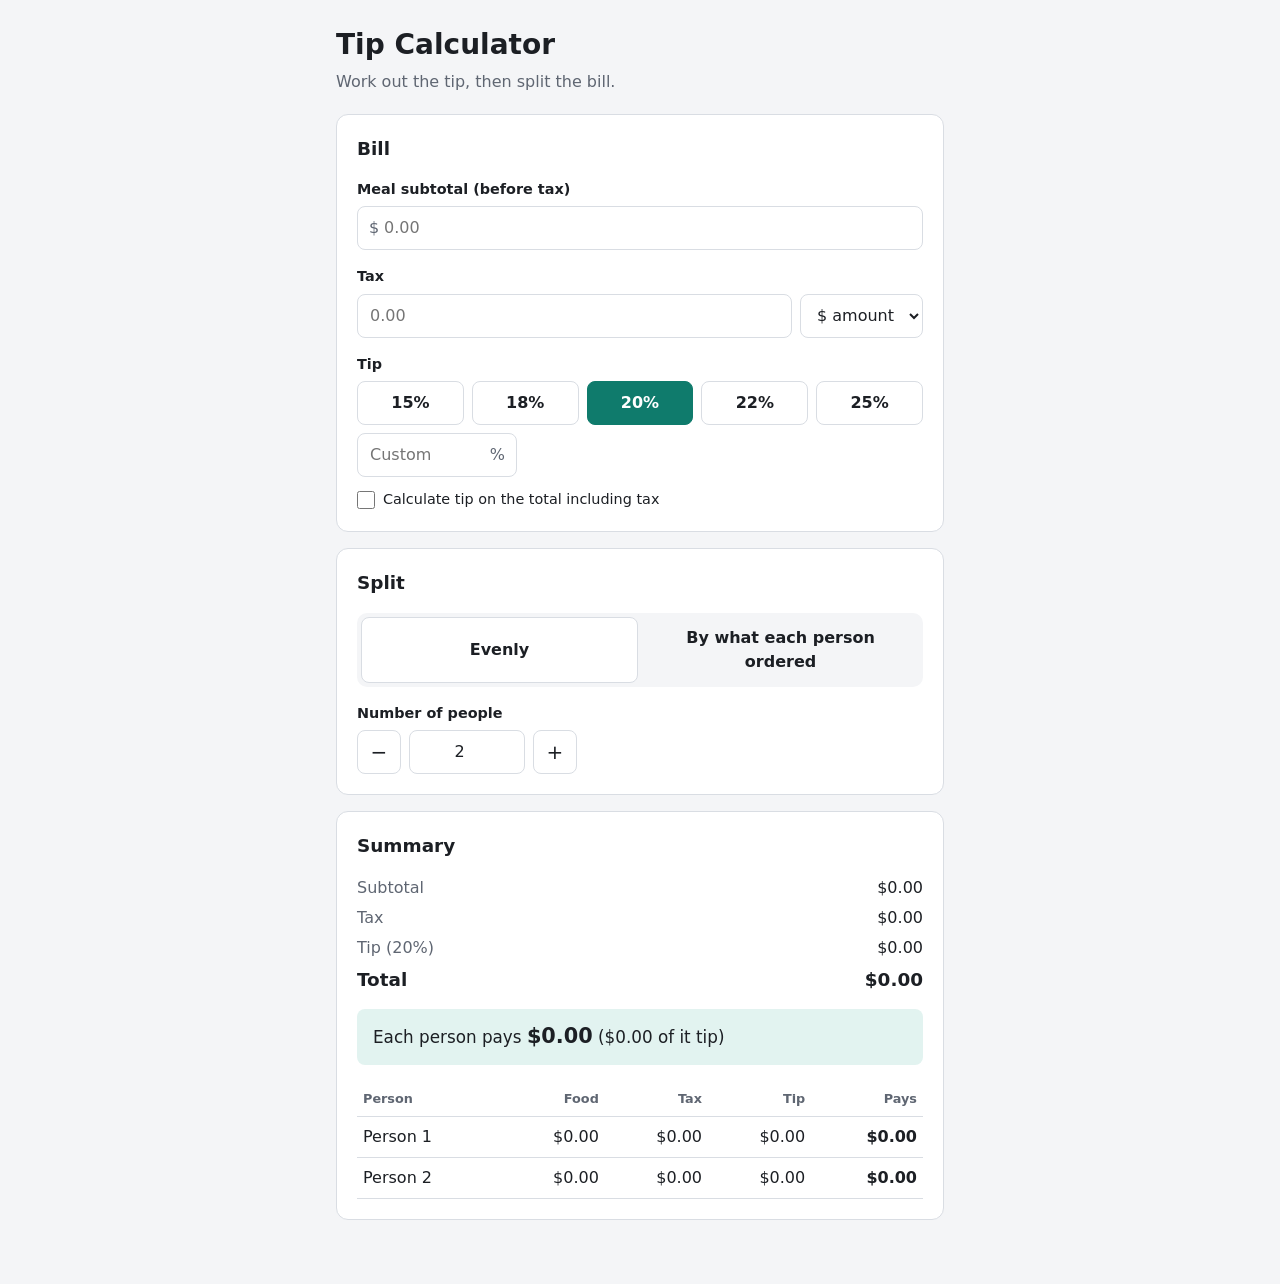
<file: index.html>
<!doctype html>
<html lang="en">
<head>
<meta charset="utf-8">
<meta name="viewport" content="width=device-width, initial-scale=1">
<title>Tip Calculator</title>
<link rel="stylesheet" href="styles.css">
</head>
<body>
<main class="app">
  <header class="app-header">
    <h1>Tip Calculator</h1>
    <p class="subtitle">Work out the tip, then split the bill.</p>
  </header>

  <section class="card" aria-labelledby="bill-heading">
    <h2 id="bill-heading">Bill</h2>

    <div class="field" id="subtotal-field">
      <label for="subtotal">Meal subtotal (before tax)</label>
      <div class="affix-input">
        <span class="affix">$</span>
        <input id="subtotal" type="number" inputmode="decimal" min="0" step="0.01" placeholder="0.00">
      </div>
    </div>

    <div class="field">
      <label for="tax">Tax</label>
      <div class="input-row">
        <input id="tax" type="number" inputmode="decimal" min="0" step="0.01" placeholder="0.00">
        <select id="tax-mode" aria-label="Tax unit">
          <option value="amount">$ amount</option>
          <option value="percent">% rate</option>
        </select>
      </div>
    </div>

    <div class="field">
      <span class="label" id="tip-label">Tip</span>
      <div class="tip-presets" role="group" aria-labelledby="tip-label">
        <button type="button" data-tip="15">15%</button>
        <button type="button" data-tip="18">18%</button>
        <button type="button" data-tip="20">20%</button>
        <button type="button" data-tip="22">22%</button>
        <button type="button" data-tip="25">25%</button>
      </div>
      <div class="affix-input custom-tip">
        <input id="tip-custom" type="number" inputmode="decimal" min="0" step="0.5" placeholder="Custom" aria-label="Custom tip percent">
        <span class="affix">%</span>
      </div>
      <label class="check">
        <input id="tip-on-tax" type="checkbox">
        Calculate tip on the total including tax
      </label>
    </div>
  </section>

  <section class="card" aria-labelledby="split-heading">
    <h2 id="split-heading">Split</h2>

    <div class="segmented" role="group" aria-label="How to split">
      <button type="button" data-mode="even" aria-pressed="true">Evenly</button>
      <button type="button" data-mode="items" aria-pressed="false">By what each person ordered</button>
    </div>

    <div id="even-panel">
      <label for="people-count">Number of people</label>
      <div class="stepper">
        <button type="button" id="people-dec" aria-label="Fewer people">&minus;</button>
        <input id="people-count" type="number" inputmode="numeric" min="1" max="50" value="2">
        <button type="button" id="people-inc" aria-label="More people">+</button>
      </div>
    </div>

    <div id="items-panel" hidden>
      <h3>People</h3>
      <ul class="row-list" id="people-list"></ul>
      <button type="button" class="add-btn" id="add-person">+ Add person</button>

      <h3>Items</h3>
      <p class="hint">Tap the names of everyone who shared each item. If you don't pick anyone, the item is split among everyone.</p>
      <ul class="row-list" id="item-list"></ul>
      <button type="button" class="add-btn" id="add-item">+ Add item</button>
    </div>
  </section>

  <section class="card results" aria-labelledby="summary-heading" aria-live="polite">
    <h2 id="summary-heading">Summary</h2>
    <dl class="totals" id="totals"></dl>
    <p class="headline" id="headline"></p>
    <div class="table-wrap">
      <table class="breakdown" id="breakdown">
        <thead>
          <tr><th scope="col">Person</th><th scope="col">Food</th><th scope="col">Tax</th><th scope="col">Tip</th><th scope="col">Pays</th></tr>
        </thead>
        <tbody></tbody>
      </table>
    </div>
  </section>
</main>
<script src="calc.js"></script>
<script src="app.js"></script>
</body>
</html>
</file>
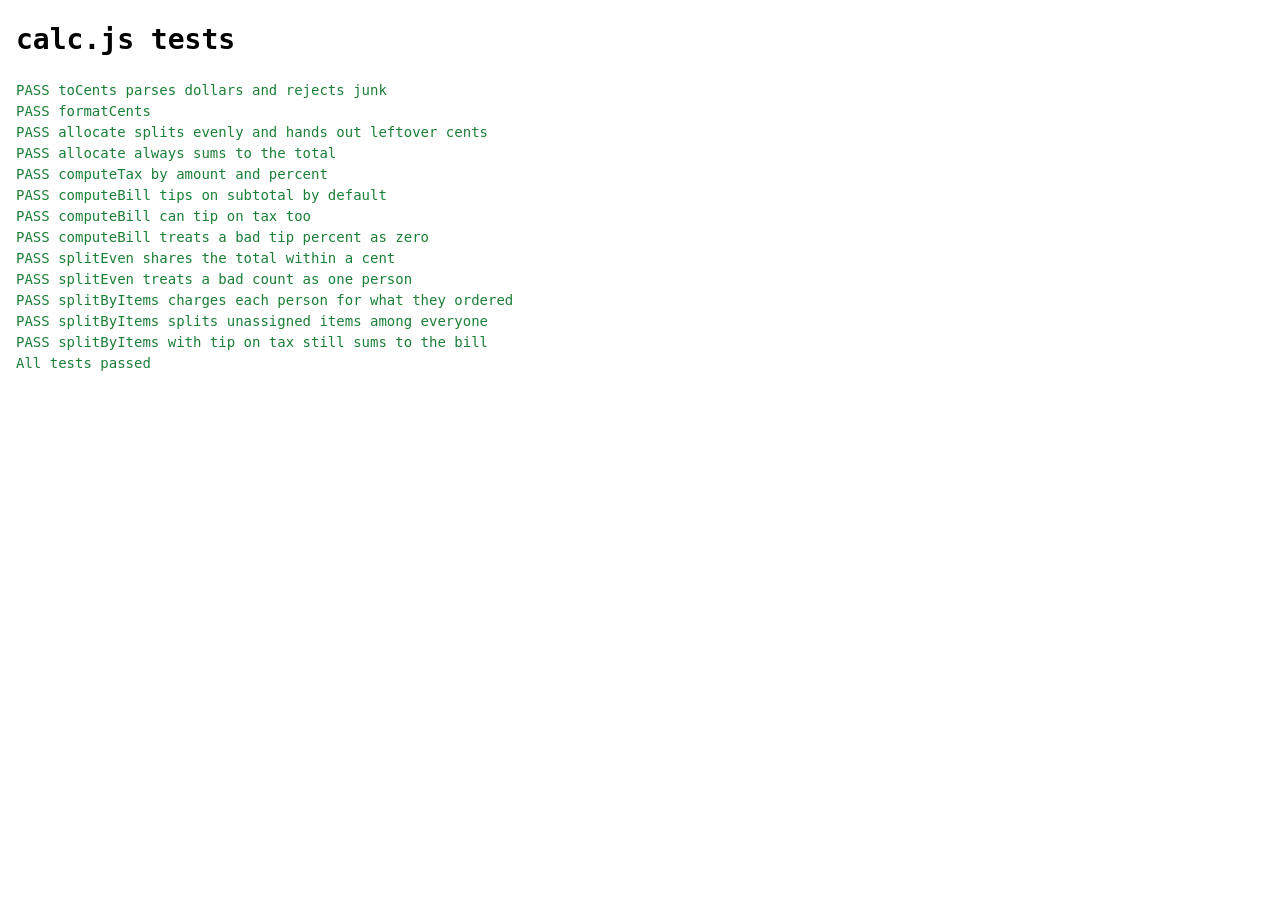
<file: tests.html>
<!doctype html>
<html lang="en">
<head>
<meta charset="utf-8">
<title>Tip Calculator tests</title>
<style>
  body { font: 14px/1.5 ui-monospace, Consolas, monospace; margin: 16px; }
  .pass { color: #1a7f37; }
  .fail { color: #cf222e; font-weight: bold; }
</style>
</head>
<body>
<h1>calc.js tests</h1>
<pre id="results"></pre>
<script src="calc.js"></script>
<script>
(function () {
  'use strict';
  const T = window.TipCalc;
  const out = document.getElementById('results');
  let failures = 0;

  function test(name, fn) {
    const line = document.createElement('div');
    try {
      fn();
      line.className = 'pass';
      line.textContent = 'PASS ' + name;
    } catch (e) {
      failures++;
      line.className = 'fail';
      line.textContent = 'FAIL ' + name + ': ' + e.message;
    }
    out.appendChild(line);
  }

  function eq(actual, expected) {
    const a = JSON.stringify(actual), b = JSON.stringify(expected);
    if (a !== b) throw new Error('expected ' + b + ', got ' + a);
  }

  const sum = (xs) => xs.reduce((a, x) => a + x, 0);
  const field = (people, key) => people.map((p) => p[key]);

  test('toCents parses dollars and rejects junk', () => {
    eq(T.toCents('12.34'), 1234);
    eq(T.toCents('0.1'), 10);
    eq(T.toCents(''), 0);
    eq(T.toCents('abc'), 0);
    eq(T.toCents('-5'), 0);
  });

  test('formatCents', () => {
    eq(T.formatCents(123456), '$1,234.56');
    eq(T.formatCents(5), '$0.05');
  });

  test('allocate splits evenly and hands out leftover cents', () => {
    eq(T.allocate(100, [1, 1, 1]), [34, 33, 33]);
    eq(T.allocate(1000, [1, 3]), [250, 750]);
    eq(T.allocate(0, []), []);
    eq(T.allocate(10, [0, 0]), [5, 5]);
  });

  test('allocate always sums to the total', () => {
    for (let total = 0; total < 500; total += 7) {
      eq(sum(T.allocate(total, [3, 1, 4, 1, 5])), total);
    }
  });

  test('computeTax by amount and percent', () => {
    eq(T.computeTax(10000, '8.25', 'amount'), 825);
    eq(T.computeTax(10000, '8.875', 'percent'), 888);
    eq(T.computeTax(10000, '', 'percent'), 0);
  });

  test('computeBill tips on subtotal by default', () => {
    const b = T.computeBill(5000, 400, 20, false);
    eq([b.tipCents, b.totalCents], [1000, 6400]);
  });

  test('computeBill can tip on tax too', () => {
    const b = T.computeBill(5000, 400, 20, true);
    eq([b.tipCents, b.totalCents], [1080, 6480]);
  });

  test('computeBill treats a bad tip percent as zero', () => {
    eq(T.computeBill(5000, 0, NaN, false).tipCents, 0);
    eq(T.computeBill(5000, 0, -10, false).tipCents, 0);
  });

  test('splitEven shares the total within a cent', () => {
    const r = T.splitEven(T.computeBill(5000, 400, 20, false), 3);
    eq(field(r.people, 'totalCents'), [2134, 2133, 2133]);
    eq(sum(field(r.people, 'tipCents')), 1000);
    eq(sum(field(r.people, 'taxCents')), 400);
    eq(sum(field(r.people, 'subtotalCents')), 5000);
  });

  test('splitEven treats a bad count as one person', () => {
    eq(T.splitEven(T.computeBill(1000, 0, 0, false), 0).people.length, 1);
  });

  test('splitByItems charges each person for what they ordered', () => {
    const items = [
      { name: 'Steak', priceCents: 3000, sharedBy: [0] },
      { name: 'Pasta', priceCents: 2000, sharedBy: [1] },
      { name: 'Nachos', priceCents: 1000, sharedBy: [0, 1, 2] },
    ];
    const r = T.splitByItems(items, 3, 600, 20, false);
    eq(r.bill.subtotalCents, 6000);
    eq(r.bill.tipCents, 1200);
    eq(field(r.people, 'subtotalCents'), [3334, 2333, 333]);
    eq(field(r.people, 'tipCents'), [667, 467, 66]);
    eq(sum(field(r.people, 'taxCents')), 600);
    eq(sum(field(r.people, 'totalCents')), r.bill.totalCents);
    eq(r.people[2].items, [{ name: 'Nachos', cents: 333, sharedWith: 3 }]);
  });

  test('splitByItems splits unassigned items among everyone', () => {
    const r = T.splitByItems([{ name: 'Fries', priceCents: 900, sharedBy: [] }], 3, 0, 0, false);
    eq(field(r.people, 'subtotalCents'), [300, 300, 300]);
  });

  test('splitByItems with tip on tax still sums to the bill', () => {
    const items = [
      { name: 'A', priceCents: 1999, sharedBy: [0] },
      { name: 'B', priceCents: 1349, sharedBy: [1, 2] },
    ];
    const r = T.splitByItems(items, 3, 297, 18, true);
    eq(sum(field(r.people, 'tipCents')), r.bill.tipCents);
    eq(sum(field(r.people, 'totalCents')), r.bill.totalCents);
  });

  const summary = document.createElement('div');
  summary.className = failures ? 'fail' : 'pass';
  summary.textContent = failures ? failures + ' test(s) failed' : 'All tests passed';
  out.appendChild(summary);
  document.title = failures ? 'FAIL' : 'PASS';
})();
</script>
</body>
</html>
</file>
<file: styles.css>
:root {
  --bg: #f4f5f7;
  --card: #ffffff;
  --text: #1c1f24;
  --muted: #5f6672;
  --border: #d9dde3;
  --accent: #0f7b6c;
  --accent-text: #ffffff;
  --accent-soft: #e2f3f0;
  --warn: #9a5b00;
  --radius: 12px;
  color-scheme: light;
}

/* Dark palette: follows the OS unless a light theme is set explicitly, and
   applies whenever data-theme="dark" is set (e.g. by the claude.ai viewer). */
@media (prefers-color-scheme: dark) {
  :root:not([data-theme="light"]) {
    --bg: #121417;
    --card: #1c1f24;
    --text: #e8eaed;
    --muted: #9aa1ac;
    --border: #343941;
    --accent: #3cc2ab;
    --accent-text: #0b1f1c;
    --accent-soft: #1c3531;
    --warn: #f0b04c;
    color-scheme: dark;
  }
}

:root[data-theme="dark"] {
  --bg: #121417;
  --card: #1c1f24;
  --text: #e8eaed;
  --muted: #9aa1ac;
  --border: #343941;
  --accent: #3cc2ab;
  --accent-text: #0b1f1c;
  --accent-soft: #1c3531;
  --warn: #f0b04c;
  color-scheme: dark;
}

* { box-sizing: border-box; }

body {
  margin: 0;
  background: var(--bg);
  color: var(--text);
  font: 16px/1.5 system-ui, -apple-system, "Segoe UI", Roboto, sans-serif;
}

.app {
  max-width: 640px;
  margin: 0 auto;
  padding-block: 24px 48px;
  padding-left: max(16px, env(safe-area-inset-left, 0px));
  padding-right: max(16px, env(safe-area-inset-right, 0px));
}

.app-header h1 { margin: 0; font-size: 1.75rem; }
.subtitle { margin: 4px 0 20px; color: var(--muted); }

.card {
  background: var(--card);
  border: 1px solid var(--border);
  border-radius: var(--radius);
  padding: 20px;
  margin-bottom: 16px;
}

.card h2 { margin: 0 0 16px; font-size: 1.15rem; }
.card h3 { margin: 20px 0 8px; font-size: 1rem; }

.field + .field { margin-top: 16px; }

label, .label {
  display: block;
  margin-bottom: 6px;
  font-weight: 600;
  font-size: 0.9rem;
}

input[type="number"], input[type="text"], select {
  width: 100%;
  min-height: 44px;
  padding: 8px 12px;
  border: 1px solid var(--border);
  border-radius: 8px;
  background: var(--card);
  color: var(--text);
  font: inherit;
}

input:focus-visible, select:focus-visible, button:focus-visible {
  outline: 2px solid var(--accent);
  outline-offset: 2px;
}

.input-row { display: flex; gap: 8px; }
.input-row select { width: auto; flex: 0 0 auto; }

.affix-input { position: relative; display: flex; align-items: center; }
.affix-input .affix {
  position: absolute;
  color: var(--muted);
  pointer-events: none;
}
.affix-input .affix:first-child { left: 12px; }
.affix-input .affix:first-child + input { padding-left: 26px; }
.affix-input input + .affix { right: 12px; }
.affix-input input:has(+ .affix) { padding-right: 30px; }

button {
  min-height: 44px;
  padding: 8px 14px;
  border: 1px solid var(--border);
  border-radius: 8px;
  background: var(--card);
  color: var(--text);
  font: inherit;
  cursor: pointer;
}
button:hover { border-color: var(--accent); }
button:disabled { opacity: 0.45; cursor: not-allowed; }

.tip-presets {
  display: grid;
  grid-template-columns: repeat(5, 1fr);
  gap: 8px;
  margin-bottom: 8px;
}
.tip-presets button { padding: 8px 0; font-weight: 600; }
.tip-presets button[aria-pressed="true"] {
  background: var(--accent);
  border-color: var(--accent);
  color: var(--accent-text);
}

.custom-tip { max-width: 160px; }

.check {
  display: flex;
  align-items: center;
  gap: 8px;
  margin: 12px 0 0;
  font-weight: 400;
}
.check input { width: 18px; height: 18px; margin: 0; accent-color: var(--accent); }

.stepper { display: flex; gap: 8px; max-width: 220px; }
.stepper button { width: 44px; flex: 0 0 auto; font-size: 1.25rem; padding: 0; }
.stepper input { text-align: center; }

.segmented {
  display: grid;
  grid-template-columns: 1fr 1fr;
  gap: 4px;
  padding: 4px;
  margin-bottom: 16px;
  border-radius: 10px;
  background: var(--bg);
}
.segmented button { border-color: transparent; background: transparent; font-weight: 600; }
.segmented button[aria-pressed="true"] {
  background: var(--card);
  border-color: var(--border);
}

.hint { margin: 0 0 12px; color: var(--muted); font-size: 0.9rem; }

.row-list { list-style: none; margin: 0 0 8px; padding: 0; }
.row-list li { display: flex; gap: 8px; margin-bottom: 8px; }
.row-list .remove { width: 44px; flex: 0 0 auto; padding: 0; color: var(--muted); }

.row-list .item-row {
  flex-direction: column;
  padding: 12px;
  border: 1px solid var(--border);
  border-radius: 10px;
}
.item-main { display: flex; gap: 8px; }
.item-main .item-name { flex: 1 1 auto; min-width: 0; }
.item-main .affix-input { flex: 0 0 110px; }

.chips { display: flex; flex-wrap: wrap; gap: 6px; }
.chips button {
  min-height: 36px;
  padding: 4px 12px;
  border-radius: 999px;
  font-size: 0.875rem;
}
.chips button[aria-pressed="true"] {
  background: var(--accent);
  border-color: var(--accent);
  color: var(--accent-text);
}
.chips .chip-note { align-self: center; color: var(--muted); font-size: 0.8rem; }

.add-btn { width: 100%; border-style: dashed; color: var(--accent); font-weight: 600; }

.totals {
  display: grid;
  grid-template-columns: 1fr auto;
  gap: 6px 16px;
  margin: 0 0 16px;
}
.totals dt { color: var(--muted); }
.totals dd { margin: 0; text-align: right; font-variant-numeric: tabular-nums; }
.totals .grand { font-weight: 700; font-size: 1.15rem; color: var(--text); }

.headline {
  margin: 0 0 16px;
  padding: 12px 16px;
  border-radius: 8px;
  background: var(--accent-soft);
  font-size: 1.05rem;
}
.headline:empty { display: none; }
.headline strong { font-size: 1.3rem; }

.table-wrap { overflow-x: auto; }

.breakdown {
  width: 100%;
  border-collapse: collapse;
  font-variant-numeric: tabular-nums;
}
.breakdown th, .breakdown td {
  padding: 8px 6px;
  border-bottom: 1px solid var(--border);
  text-align: right;
  vertical-align: top;
}
.breakdown th:first-child, .breakdown td:first-child { text-align: left; }
.breakdown thead th { font-size: 0.8rem; color: var(--muted); font-weight: 600; }
.breakdown td:last-child { font-weight: 700; }
.breakdown tfoot td { border-bottom: 0; font-weight: 700; }
.breakdown .person-items {
  display: block;
  font-size: 0.8rem;
  color: var(--muted);
  font-weight: 400;
}

.sr-only {
  position: absolute;
  width: 1px;
  height: 1px;
  overflow: hidden;
  clip: rect(0 0 0 0);
  white-space: nowrap;
}

@media (max-width: 420px) {
  .card { padding: 16px; }
  .tip-presets { grid-template-columns: repeat(3, 1fr); }
}
</file>
